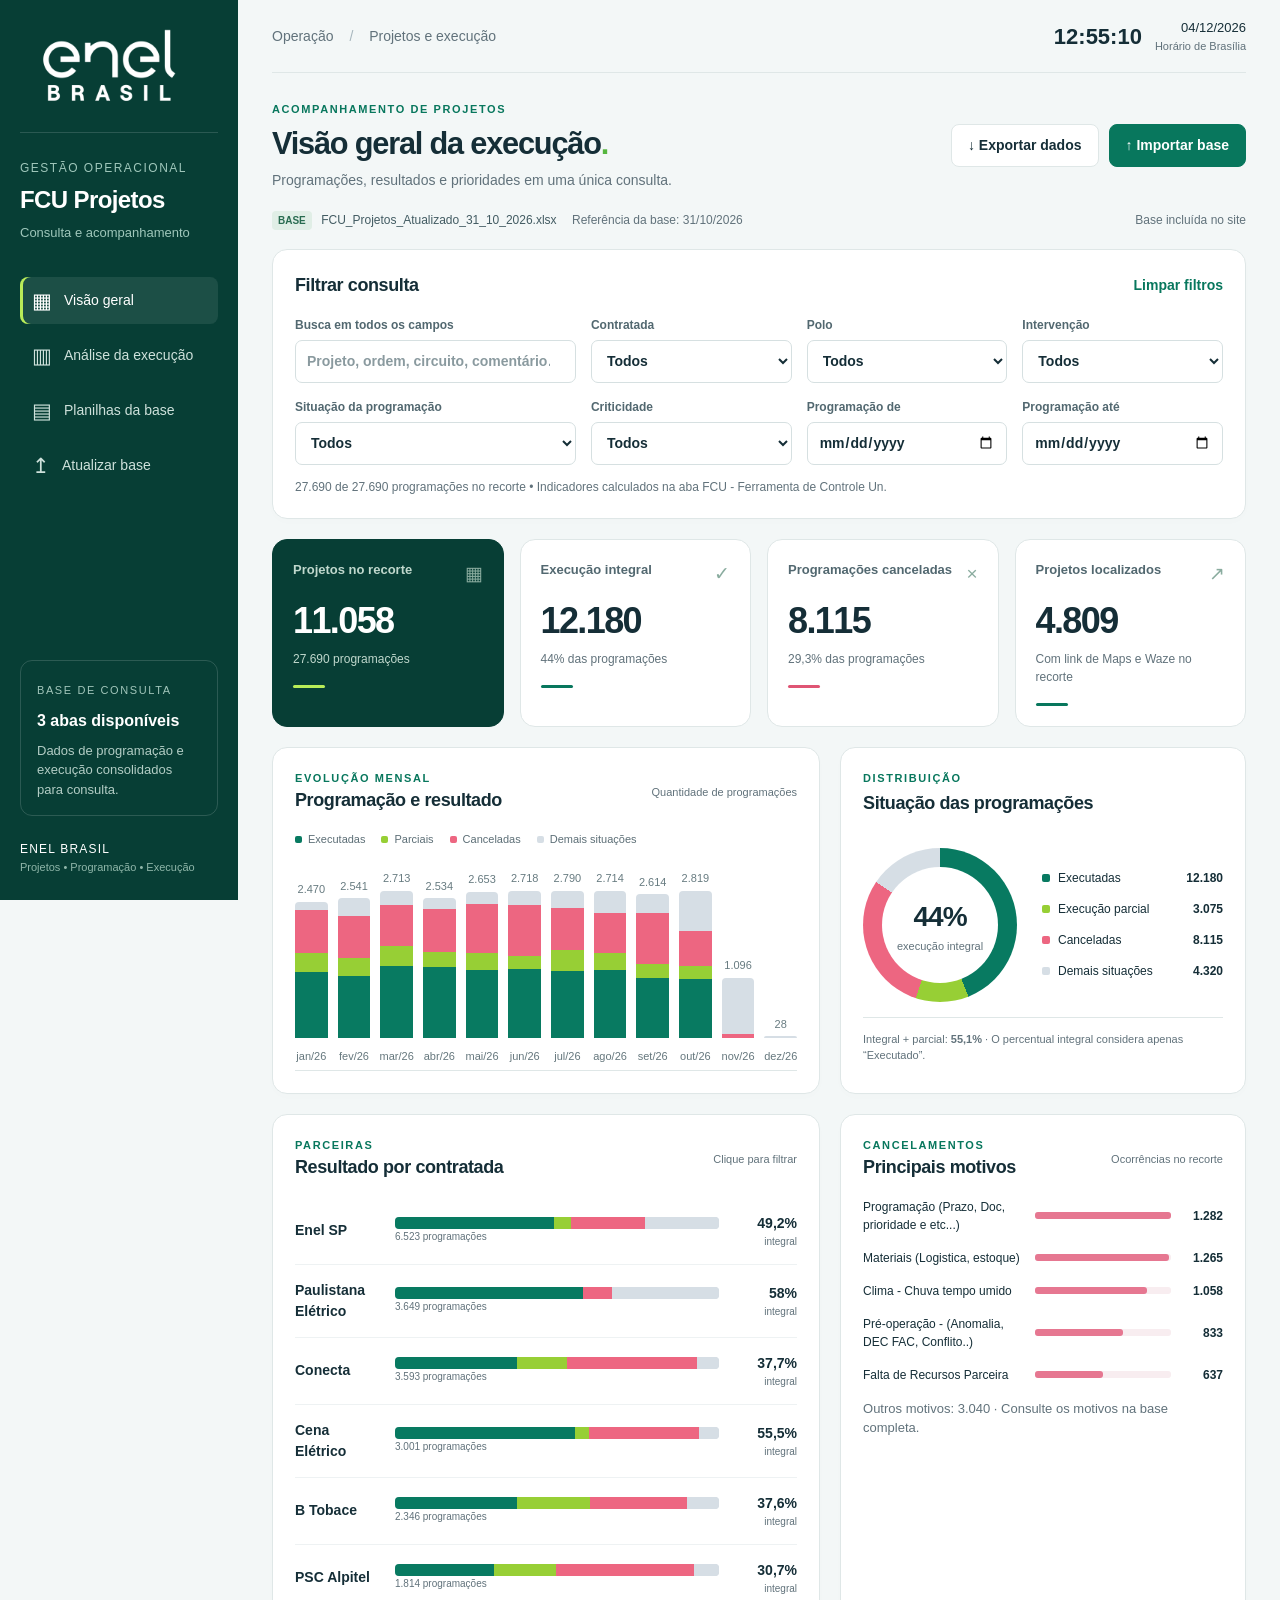
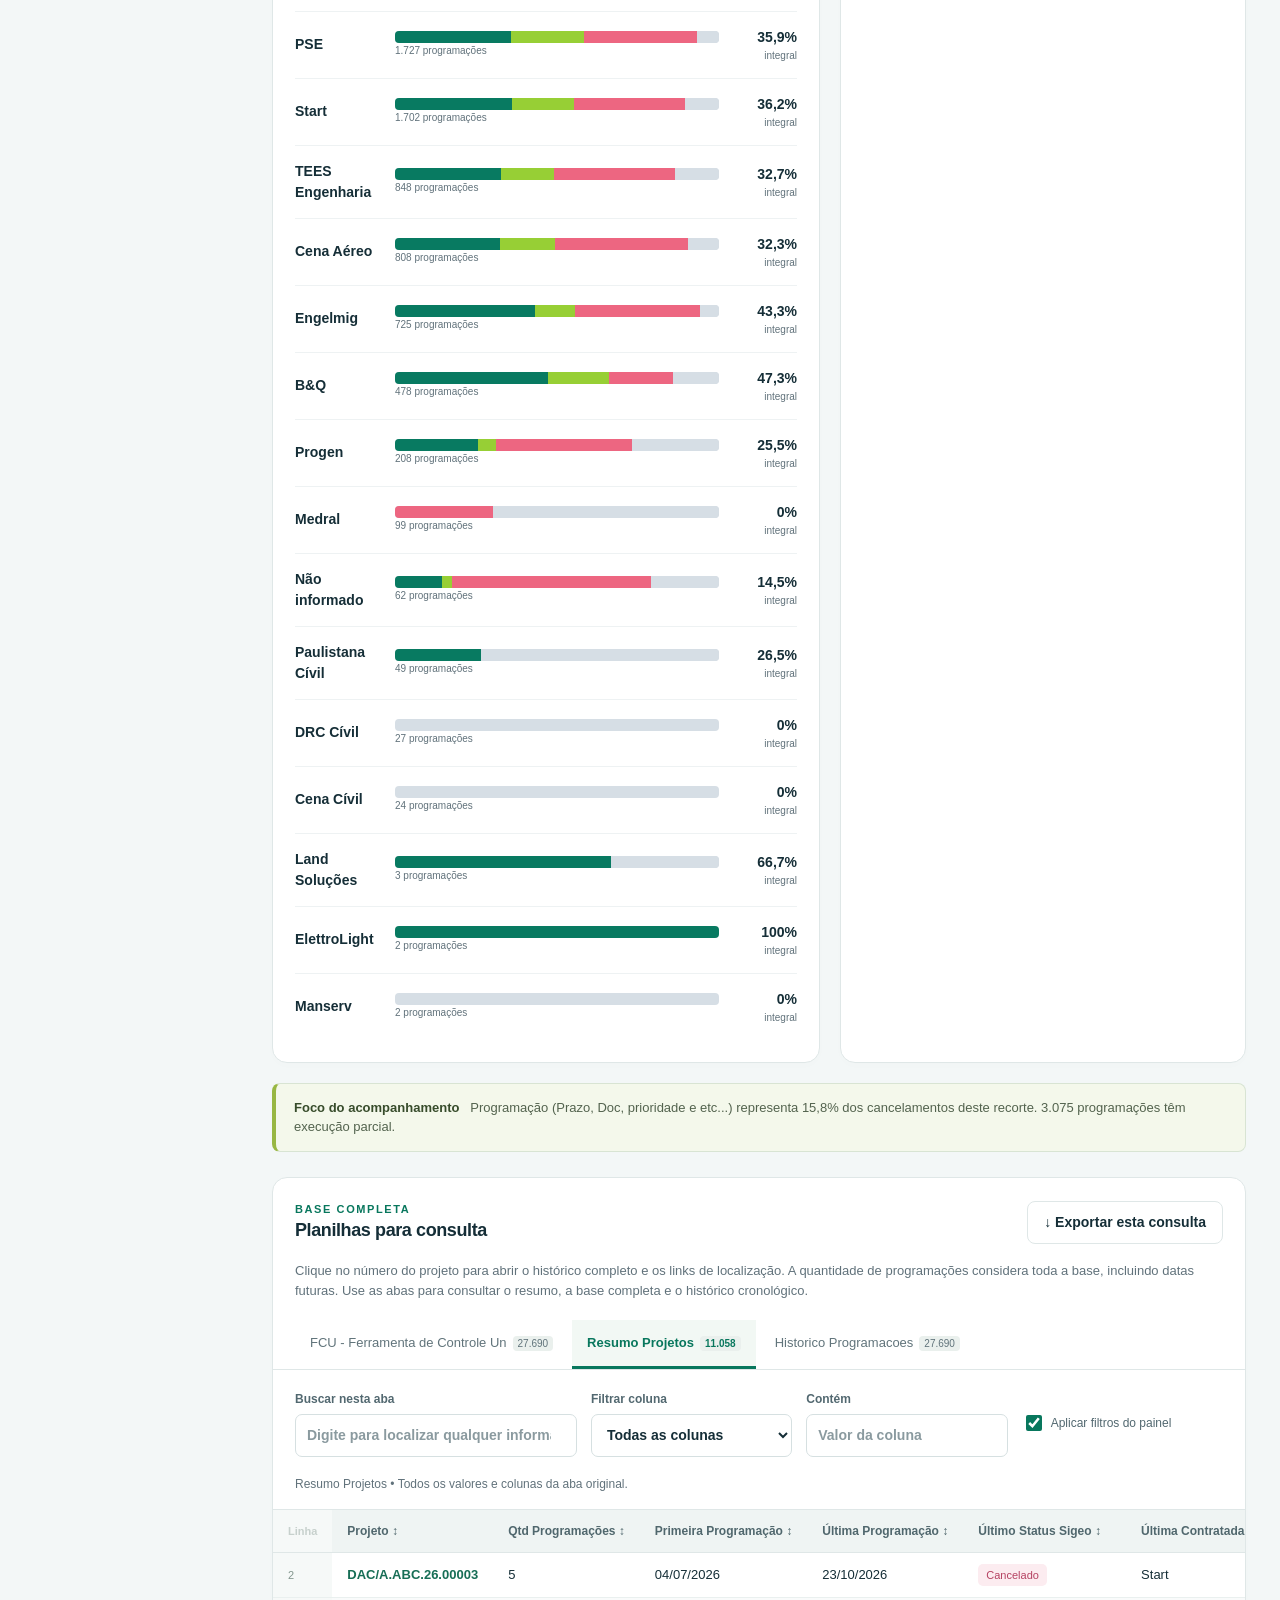
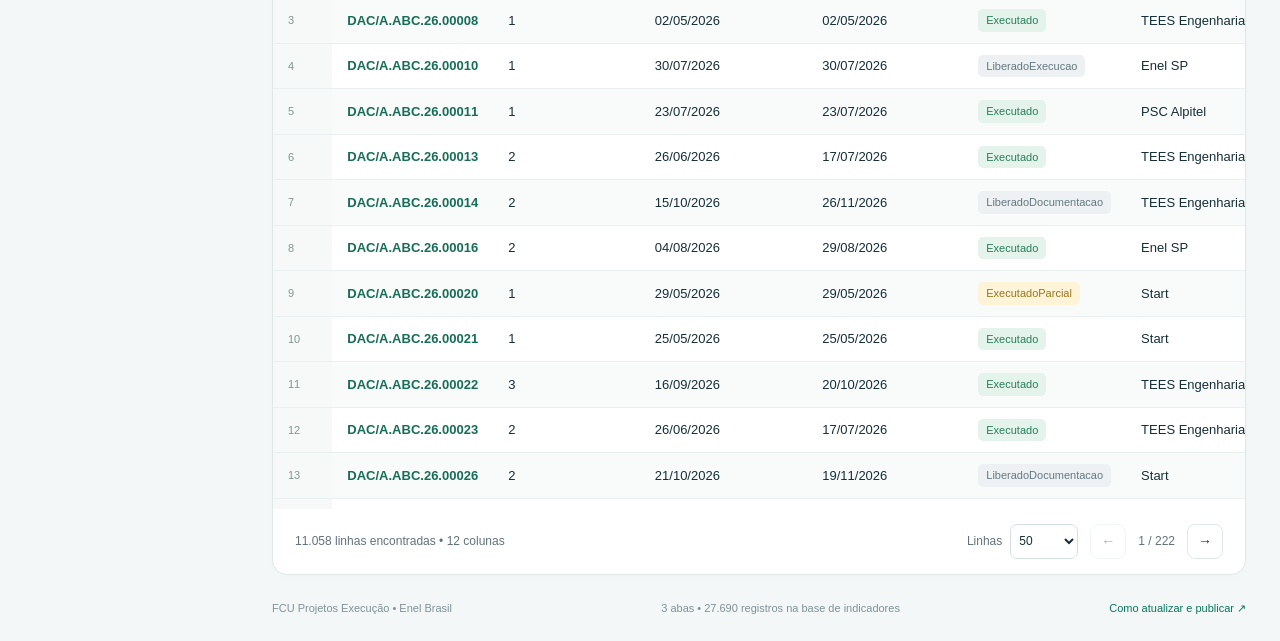
<file: index.html>
<!doctype html>
<html lang="pt-BR"><head><meta charset="utf-8"><meta name="viewport" content="width=device-width,initial-scale=1"><meta name="theme-color" content="#073e35"><meta name="description" content="FCU Projetos Execução — consulta de programações, projetos e desempenho operacional."><title>FCU • Projetos e Execução</title><link rel="stylesheet" href="styles.css?v=20261031"></head>
<body>
<aside class="sidebar"><a class="brand" href="#inicio" aria-label="FCU início"><img src="enel-brasil.png" alt="Enel Brasil"></a><div class="workspace">GESTÃO OPERACIONAL<strong>FCU Projetos</strong><span>Consulta e acompanhamento</span></div><nav><a href="#inicio" class="active"><span>▦</span> Visão geral</a><a href="#analises"><span>▥</span> Análise da execução</a><a href="#planilhas"><span>▤</span> Planilhas da base</a><button id="navImport"><span>↥</span> Atualizar base</button></nav><div class="side-note"><span>BASE DE CONSULTA</span><strong id="sideSheets">Base integrada</strong><p>Dados de programação e execução consolidados para consulta.</p></div><div class="side-bottom">ENEL BRASIL<br><span>Projetos • Programação • Execução</span></div></aside>
<main id="inicio"><header class="topbar"><div class="breadcrumb">Operação <span>/</span> Projetos e execução</div><div class="clock"><time id="clock">--:--:--</time><span id="today"></span><small>Horário de Brasília</small></div></header>
<section class="heading"><div><div class="eyebrow">ACOMPANHAMENTO DE PROJETOS</div><h1>Visão geral da execução<span>.</span></h1><p>Programações, resultados e prioridades em uma única consulta.</p></div><div class="actions"><button class="button" id="exportOpen">↓ Exportar dados</button><button class="button primary" id="importOpen">↑ Importar base</button></div></section>
<div class="sourcebar"><div><span class="source-tag">BASE</span> <strong id="sourceName"></strong> <span id="reference"></span></div><span id="storageState">Base incluída no site</span></div>
<section class="filters panel" aria-label="Filtros do painel"><div class="sectionline"><h2>Filtrar consulta</h2><button class="text-button" id="clearFilters">Limpar filtros</button></div><div class="filter-grid"><label class="searchlabel">Busca em todos os campos<input id="globalSearch" type="search" placeholder="Projeto, ordem, circuito, comentário…"></label><label>Contratada<select id="contractor"></select></label><label>Polo<select id="region"></select></label><label>Intervenção<select id="intervention"></select></label><label>Situação da programação<select id="status"></select></label><label>Criticidade<select id="critical"></select></label><label>Programação de<input id="dateFrom" type="date"></label><label>Programação até<input id="dateTo" type="date"></label></div><div class="filter-summary" id="filterSummary"></div></section>
<section class="kpis" id="kpis" aria-label="Indicadores"></section>
<section id="analises" class="analysis-grid"><article class="panel trend-panel"><div class="sectionline"><div><div class="eyebrow">EVOLUÇÃO MENSAL</div><h2>Programação e resultado</h2></div><span class="chart-caption">Quantidade de programações</span></div><div class="legend"><span><i style="background:#087a61"></i>Executadas</span><span><i style="background:#97cf35"></i>Parciais</span><span><i style="background:#ed6681"></i>Canceladas</span><span><i style="background:#d6dee5"></i>Demais situações</span></div><div id="trend" class="trend" role="img" aria-label="Gráfico mensal"></div></article><article class="panel status-panel"><div class="eyebrow">DISTRIBUIÇÃO</div><h2>Situação das programações</h2><div id="statusChart"></div></article><article class="panel"><div class="sectionline"><div><div class="eyebrow">PARCEIRAS</div><h2>Resultado por contratada</h2></div><span class="chart-caption">Clique para filtrar</span></div><div id="contractorChart"></div></article><article class="panel"><div class="sectionline"><div><div class="eyebrow">CANCELAMENTOS</div><h2>Principais motivos</h2></div><span class="chart-caption">Ocorrências no recorte</span></div><div id="reasonsChart"></div></article></section>
<div class="insight" id="insight"></div>
<section id="planilhas" class="panel workbook"><div class="sectionline"><div><div class="eyebrow">BASE COMPLETA</div><h2>Planilhas para consulta</h2></div><button class="button" id="tableExport">↓ Exportar esta consulta</button></div><p class="muted">Clique no número do projeto para abrir o histórico completo e os links de localização. A quantidade de programações considera toda a base, incluindo datas futuras. Use as abas para consultar o resumo, a base completa e o histórico cronológico.</p><div id="sheetTabs" class="sheet-tabs" role="tablist" aria-label="Abas da base"></div><div class="table-controls"><label>Buscar nesta aba<input id="sheetSearch" type="search" placeholder="Digite para localizar qualquer informação"></label><label>Filtrar coluna<select id="columnFilter"></select></label><label>Contém<input id="columnValue" type="search" placeholder="Valor da coluna"></label><label class="checklabel"><input type="checkbox" id="applyGlobal" checked> Aplicar filtros do painel</label></div><div id="sheetDescription" class="sheet-description"></div><div id="tableWrap" class="table-wrap" tabindex="0" aria-label="Tabela com rolagem horizontal"></div><div class="pagination"><span id="tableCount"></span><div><label>Linhas <select id="pageSize"><option>25</option><option selected>50</option><option>100</option></select></label><button class="button" id="prevPage" aria-label="Página anterior">←</button><span id="pageInfo"></span><button class="button" id="nextPage" aria-label="Próxima página">→</button></div></div></section>
<footer><span>FCU Projetos Execução • Enel Brasil</span><span id="footerStats"></span><a href="LEIA-ME.html" target="_blank" rel="noopener">Como atualizar e publicar ↗</a></footer></main>
<dialog id="exportDialog"><form method="dialog"><button class="close" aria-label="Fechar">×</button></form><div class="eyebrow">EXPORTAÇÃO</div><h2>Leve os dados com você</h2><p>A consulta exporta as linhas filtradas da aba selecionada. A opção Excel completo baixa o arquivo atualizado com localização, quantidade e histórico de programações.</p><div class="export-options"><button class="button primary" id="exportFull">↓ Excel completo</button><button class="button" id="exportXlsx">↓ Consulta atual · Excel (.xlsx)</button><button class="button" id="exportCsv">↓ Consulta atual · CSV</button><button class="button" id="exportPublish">↓ Base para publicar · data.js</button></div><p class="muted">Para atualizar os dados de todos os visitantes, substitua o data.js no repositório pela base exportada.</p></dialog>
<dialog id="importDialog"><form method="dialog"><button class="close" aria-label="Fechar">×</button></form><div class="eyebrow">ATUALIZAR DADOS</div><h2>Importar uma nova base</h2><p>Carregue Excel (.xlsx) ou CSV com cabeçalho. A nova base substitui a consulta neste navegador.</p><label class="dropzone">↑<strong>Selecione seu arquivo</strong><input id="fileInput" type="file" accept=".xlsx,.csv"><span>Excel ou CSV • até 40 MB</span></label><div id="importStatus" role="status"></div><p class="muted">A importação é local. Para compartilhar a atualização, exporte “Base para publicar” e substitua o data.js no GitHub.</p><button class="text-button" id="restoreBase">Restaurar base incluída no site</button></dialog>
<dialog id="detailDialog" class="detail-dialog"><form method="dialog"><button class="close" aria-label="Fechar">×</button></form><div class="eyebrow">PROJETO • LOCALIZAÇÃO • HISTÓRICO</div><h2 id="detailTitle"></h2><div id="detailBody"></div></dialog><div id="toast" role="status"></div>
<script src="jszip.min.js"></script><script src="data.js?v=20261031"></script><script src="excel.js"></script><script src="excel-patch.js"></script><script src="app.js?v=20261031"></script></body></html>
</file>
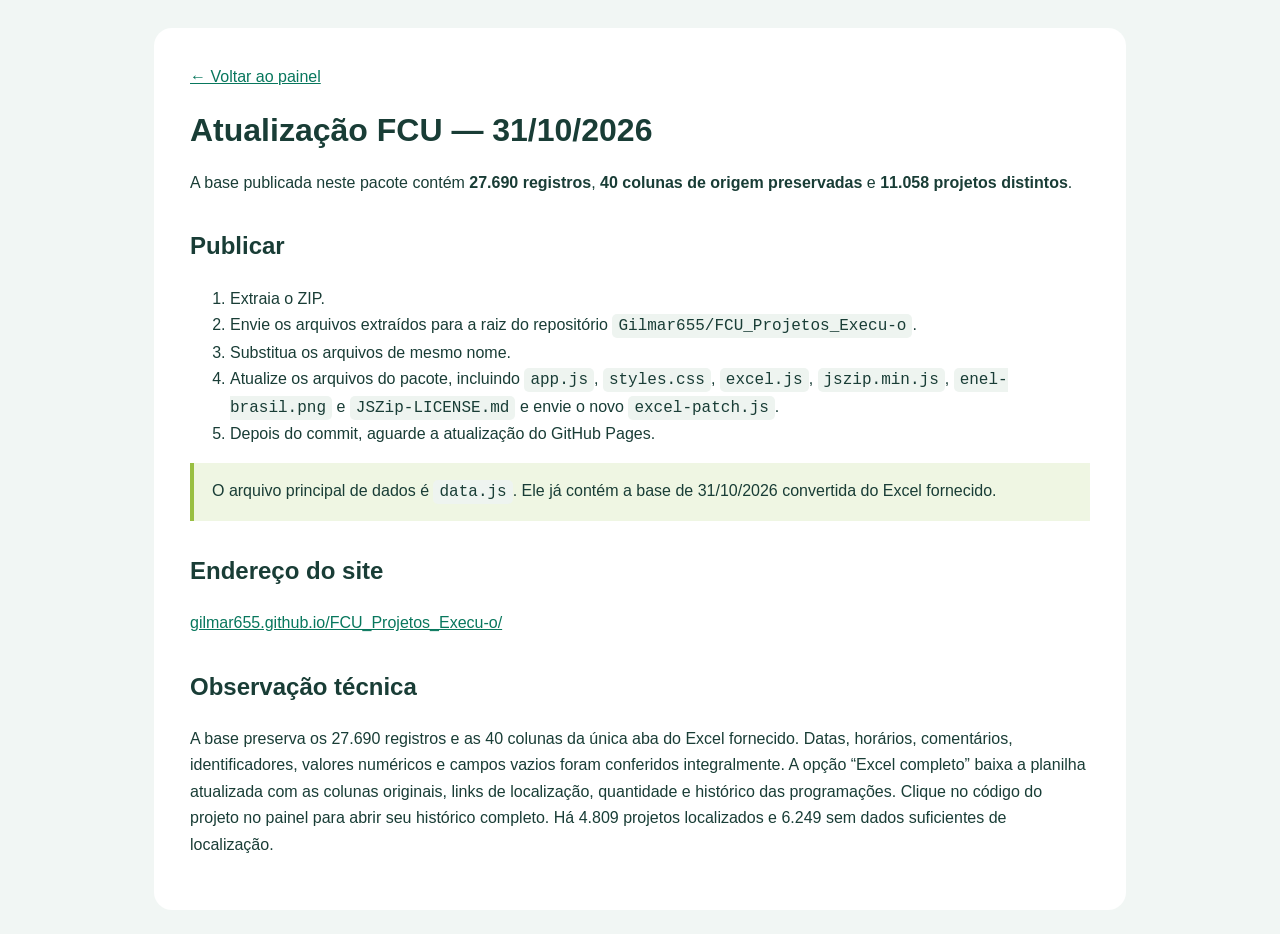
<file: LEIA-ME.html>
<!doctype html><html lang="pt-BR"><head><meta charset="utf-8"><meta name="viewport" content="width=device-width,initial-scale=1"><title>FCU • Atualização 31/10/2026</title><style>body{font:16px/1.65 "Segoe UI",Arial,sans-serif;color:#193d36;background:#f1f6f4;margin:0;padding:28px}main{max-width:900px;margin:auto;background:#fff;padding:36px;border-radius:18px}h1{line-height:1.15}h2{margin-top:30px}code{background:#eef4f0;padding:3px 6px;border-radius:5px}.note{padding:15px 18px;background:#eff6e3;border-left:4px solid #99bf42}a{color:#08775d}</style></head><body><main><a href="index.html">← Voltar ao painel</a><h1>Atualização FCU — 31/10/2026</h1><p>A base publicada neste pacote contém <strong>27.690 registros</strong>, <strong>40 colunas de origem preservadas</strong> e <strong>11.058 projetos distintos</strong>.</p><h2>Publicar</h2><ol><li>Extraia o ZIP.</li><li>Envie os arquivos extraídos para a raiz do repositório <code>Gilmar655/FCU_Projetos_Execu-o</code>.</li><li>Substitua os arquivos de mesmo nome.</li><li>Atualize os arquivos do pacote, incluindo <code>app.js</code>, <code>styles.css</code>, <code>excel.js</code>, <code>jszip.min.js</code>, <code>enel-brasil.png</code> e <code>JSZip-LICENSE.md</code> e envie o novo <code>excel-patch.js</code>.</li><li>Depois do commit, aguarde a atualização do GitHub Pages.</li></ol><p class="note">O arquivo principal de dados é <code>data.js</code>. Ele já contém a base de 31/10/2026 convertida do Excel fornecido.</p><h2>Endereço do site</h2><p><a href="https://gilmar655.github.io/FCU_Projetos_Execu-o/" target="_blank" rel="noopener">gilmar655.github.io/FCU_Projetos_Execu-o/</a></p><h2>Observação técnica</h2><p>A base preserva os 27.690 registros e as 40 colunas da única aba do Excel fornecido. Datas, horários, comentários, identificadores, valores numéricos e campos vazios foram conferidos integralmente. A opção “Excel completo” baixa a planilha atualizada com as colunas originais, links de localização, quantidade e histórico das programações. Clique no código do projeto no painel para abrir seu histórico completo. Há 4.809 projetos localizados e 6.249 sem dados suficientes de localização.</p></main></body></html>
</file>
<file: styles.css>
@charset "UTF-8";
:root{--green:#08775d;--deep:#073e35;--lime:#b8ec58;--ink:#152e37;--muted:#61727b;--line:#dfe7e7;--bg:#f3f7f7;--pink:#df5574;--radius:15px}*{box-sizing:border-box}html{scroll-behavior:smooth;scroll-padding-top:22px}body{margin:0;background:var(--bg);color:var(--ink);font:16px/1.5 Inter,"Segoe UI",Arial,sans-serif}button,input,select{font:inherit}button,a,input,select{touch-action:manipulation}button{cursor:pointer}button:disabled{opacity:.4;cursor:default}button:focus-visible,a:focus-visible,input:focus-visible,select:focus-visible{outline:3px solid #60b5e8;outline-offset:3px}a{color:inherit}.sidebar{position:fixed;inset:0 auto 0 0;width:238px;background:var(--deep);color:white;display:flex;flex-direction:column;padding:24px 20px;z-index:10}.brand{height:88px;overflow:hidden;position:relative;width:170px;display:block}.brand img{position:absolute;width:240px;height:192px;object-fit:contain;top:-53px;left:-30px}.workspace{border-top:1px solid #ffffff24;padding-top:26px;margin-top:20px;font-size:12px;letter-spacing:1.5px;color:#9fc7bb}.workspace strong{display:block;font-size:24px;color:white;letter-spacing:-.6px;margin:5px 0}.workspace span{font-size:13px;letter-spacing:0}.sidebar nav{display:grid;gap:8px;margin-top:34px}.sidebar nav a,.sidebar nav button{padding:13px 12px;text-decoration:none;font-size:14px;border:0;background:transparent;color:#cee1db;text-align:left;border-radius:8px;display:flex;gap:12px;align-items:center}.sidebar nav span{font-size:21px;line-height:1}.sidebar nav .active,.sidebar nav a:hover,.sidebar nav button:hover{background:#ffffff16;color:#fff}.sidebar nav .active{box-shadow:inset 3px 0 var(--lime)}.side-note{margin-top:auto;border:1px solid #ffffff26;border-radius:12px;padding:16px}.side-note>span{font-size:11px;letter-spacing:1.6px;color:#a2c6bb}.side-note strong{display:block;font-size:16px;margin:8px 0}.side-note p{margin:0;font-size:13px;color:#b3cdc5}.side-bottom{font-size:12px;letter-spacing:1.2px;margin-top:24px}.side-bottom span{font-size:11px;letter-spacing:0;color:#8fb6a9}main{margin-left:238px;padding:0 34px;max-width:2050px}.topbar{display:flex;justify-content:space-between;align-items:center;padding:18px 0;border-bottom:1px solid var(--line)}.breadcrumb{font-size:14px;color:var(--muted)}.breadcrumb span{padding:0 12px;color:#a7b6bd}.clock{display:grid;grid-template-columns:auto auto;column-gap:13px;align-items:center;text-align:right;font-size:13px}.clock time{font-size:22px;grid-row:span 2;font-weight:650;font-variant-numeric:tabular-nums}.clock small{color:var(--muted);font-size:11px}.heading{display:flex;justify-content:space-between;align-items:center;gap:20px;padding:28px 0 20px}.eyebrow{font-size:11px;font-weight:750;letter-spacing:1.6px;color:var(--green)}h1{font-size:clamp(25px,2.4vw,36px);letter-spacing:-1.2px;line-height:1.22;margin:7px 0 8px}h1 span{color:#55b63e}.heading p{margin:0;color:var(--muted);font-size:14px}.actions{display:flex;gap:10px;flex-shrink:0}.button{display:inline-flex;align-items:center;justify-content:center;gap:8px;padding:10px 16px;border:1px solid var(--line);border-radius:8px;background:white;color:var(--ink);font-size:14px;font-weight:650;text-decoration:none;white-space:nowrap}.button:hover{background:#ecf4ef;border-color:#bacfc5}.button.primary{background:var(--green);border-color:var(--green);color:white}.button.primary:hover{background:var(--deep)}.sourcebar{display:flex;justify-content:space-between;gap:10px;font-size:12px;color:var(--muted);margin:0 0 20px;align-items:center;flex-wrap:wrap}.sourcebar strong{color:#425b62;font-weight:500}.source-tag{background:#e0eee6;color:#286b50;font-size:10px;font-weight:750;border-radius:4px;padding:4px 6px;margin-right:6px}#reference{margin-left:12px}.panel{background:#fff;border:1px solid var(--line);border-radius:var(--radius);padding:22px;box-shadow:0 3px 10px #0a423303}.sectionline{display:flex;justify-content:space-between;align-items:center;gap:15px;margin-bottom:17px}h2{font-size:18px;font-weight:650;letter-spacing:-.4px;margin:0}.text-button{border:0;background:none;color:var(--green);font-size:14px;font-weight:600;padding:0}.filter-grid{display:grid;grid-template-columns:1.4fr 1fr 1fr 1fr;gap:15px}.filter-grid label,.table-controls label{display:grid;gap:6px;font-size:12px;font-weight:600;color:#526870}input,select{width:100%;min-width:0;border:1px solid #d6e0e1;border-radius:7px;padding:10px 11px;background:#fff;color:var(--ink);font-size:14px;height:43px}input::placeholder{color:#8a9a9f}.filter-summary{margin-top:13px;font-size:12px;color:var(--muted)}.kpis{display:grid;grid-template-columns:repeat(4,1fr);gap:16px;margin:20px 0}.kpi{position:relative;overflow:hidden;padding:20px;background:white;border:1px solid var(--line);border-radius:var(--radius)}.kpi:first-child{background:var(--deep);color:white;border-color:var(--deep)}.kpi:first-child .kpi-label,.kpi:first-child .kpi-sub{color:#c0d8cd}.kpi:first-child .kpi-rule{background:var(--lime)}.kpi-label{font-size:13px;color:#526870;font-weight:550;display:flex;justify-content:space-between}.kpi-symbol{font-size:19px;font-weight:400;color:#8aac9f}.kpi-value{font-size:36px;font-weight:650;letter-spacing:-1.6px;line-height:1.3;margin:10px 0 5px;font-variant-numeric:tabular-nums}.kpi-sub{font-size:12px;color:var(--muted)}.kpi-rule{height:3px;width:32px;background:var(--green);margin-top:17px;border-radius:3px}.kpi.pink .kpi-rule{background:var(--pink)}.kpi.amber .kpi-rule{background:#dcac4b}.analysis-grid{display:grid;grid-template-columns:1.35fr 1fr;gap:20px}.chart-caption{font-size:11px;color:var(--muted)}.legend{display:flex;gap:16px;font-size:11px;flex-wrap:wrap;color:#5c6e76}.legend span{display:flex;align-items:center;gap:6px}.legend i{width:7px;height:7px;border-radius:2px;display:inline-block}.trend{height:224px;display:flex;align-items:stretch;gap:10px;padding-top:23px;border-bottom:1px solid var(--line)}.month{flex:1;min-width:0;display:flex;align-items:center;flex-direction:column;justify-content:flex-end;gap:4px;border:0;background:transparent;padding:0;position:relative}.month:hover{background:#f4f8f7}.month .count{font-size:11px;color:#677b80}.month .stack{width:min(100%,34px);display:flex;flex-direction:column-reverse;min-height:1px;border-radius:4px 4px 0 0;overflow:hidden}.month .stack i{display:block;min-height:0}.month .monthlabel{font-size:11px;padding:6px 0;color:#65777d}.status-panel h2{margin:3px 0 16px}.status-layout{display:flex;align-items:center;justify-content:center;gap:25px;padding:15px 0}.donut{width:154px;height:154px;border-radius:50%;display:flex;justify-content:center;align-items:center;flex-shrink:0}.donut-center{width:116px;height:116px;border-radius:50%;background:white;display:flex;flex-direction:column;align-items:center;justify-content:center}.donut-center strong{font-size:28px;font-weight:650;letter-spacing:-1px}.donut-center span{font-size:11px;color:var(--muted)}.status-key{display:grid;gap:13px;width:100%}.key-row{display:grid;grid-template-columns:8px 1fr auto;gap:8px;align-items:center;font-size:12px}.key-row i{height:8px;width:8px;border-radius:2px}.key-row strong{font-weight:650}.status-foot{font-size:11px;color:var(--muted);padding-top:13px;border-top:1px solid var(--line)}.contractor-row{display:grid;grid-template-columns:88px 1fr 66px;gap:12px;align-items:center;padding:15px 0;border-bottom:1px solid #eef2f3;cursor:pointer}.contractor-row:last-child{border:0}.contractor-row button{font-size:14px;border:0;background:none;text-align:left;color:var(--ink);padding:0;font-weight:600}.stackline{height:12px;border-radius:4px;display:flex;overflow:hidden;background:#d6dee5}.contractor-row>div:last-child{text-align:right;font-size:14px;font-weight:600}.contractor-row small{font-size:10px;color:var(--muted);display:block;font-weight:400}.reason{display:grid;grid-template-columns:minmax(160px,1fr) 1fr 40px;gap:12px;align-items:center;margin:15px 0;font-size:12px}.reason-track{background:#f8edf0;border-radius:3px;height:7px}.reason-track i{display:block;height:100%;background:#e67791;border-radius:3px}.reason strong{text-align:right;font-weight:600}.insight{border:1px solid #d8e4d3;border-left:4px solid #98b742;border-radius:8px;background:#f4f8eb;margin:20px 0 25px;padding:14px 18px;font-size:13px;color:#53634e}.insight strong{color:#374c2b}.workbook{padding:23px 0 0;overflow:hidden}.workbook>.sectionline,.workbook>.muted,.table-controls,.sheet-description{margin-left:22px;margin-right:22px}.muted{color:var(--muted);font-size:13px}.sheet-tabs{display:flex;overflow-x:auto;border-bottom:1px solid var(--line);padding:0 22px;margin-top:20px;gap:4px;scrollbar-width:thin}.sheet-tab{border:0;background:none;padding:13px 15px;white-space:nowrap;font-size:13px;color:#61747b;border-bottom:3px solid transparent}.sheet-tab[aria-selected=true]{color:var(--green);border-bottom-color:var(--green);background:#f2f8f4;font-weight:650}.sheet-tab small{margin-left:6px;font-size:10px;background:#eaf0ed;padding:2px 5px;border-radius:4px}.table-controls{display:grid;grid-template-columns:1.4fr 1fr 1fr 1fr;gap:14px;padding:20px 0 10px}.table-controls .checklabel{display:flex;align-items:center;flex-direction:row;font-size:12px;font-weight:400}.checklabel input{width:16px;height:16px;accent-color:var(--green);flex-shrink:0}.sheet-description{font-size:12px;color:var(--muted);margin-top:8px;margin-bottom:16px}.table-wrap{overflow:auto;max-height:600px;border-top:1px solid var(--line);scrollbar-width:thin}table{border-collapse:separate;border-spacing:0;font-size:13px;min-width:100%;text-align:left}th{position:sticky;top:0;background:#eff4f3;color:#50676d;z-index:2;white-space:nowrap;font-size:12px;font-weight:650;border-bottom:1px solid var(--line);text-align:left;padding:0}th button{border:0;background:none;color:inherit;font:inherit;text-align:left;padding:12px 15px;width:100%;cursor:pointer}td{padding:11px 15px;max-width:350px;min-width:85px;white-space:nowrap;overflow:hidden;text-overflow:ellipsis;border-bottom:1px solid #eaf0ef}tbody tr:nth-child(even){background:#f9fbfb}tbody tr:hover{background:#eef7f2}td:first-child,th:first-child{position:sticky;left:0;z-index:1;background:#f6f9f8;min-width:55px;max-width:70px;color:#82968e;font-size:11px}th:first-child{z-index:3}td.project{font-weight:600;color:#176e56;cursor:pointer}td.cell-empty{color:#b0bbbf}.badge{display:inline-flex;border-radius:5px;padding:3px 8px;font-size:11px;background:#edf1f3;color:#637981}.badge.green{background:#e4f4ec;color:#287d59}.badge.pink{background:#fcecf0;color:#b54262}.badge.yellow{background:#fff4d8;color:#98751b}.pagination{padding:15px 22px;display:flex;align-items:center;justify-content:space-between;gap:16px;font-size:12px;color:var(--muted)}.pagination>div{display:flex;align-items:center;gap:12px}.pagination label{display:flex;align-items:center;gap:8px}.pagination select{width:68px;height:35px;padding:4px;font-size:12px}.pagination .button{padding:6px 10px}.empty{padding:40px;text-align:center;color:var(--muted)}footer{padding:25px 0;display:flex;justify-content:space-between;gap:12px;flex-wrap:wrap;font-size:11px;color:#7e9297}footer a{text-decoration:none;color:var(--green)}dialog{border:1px solid var(--line);padding:30px;border-radius:18px;width:min(560px,calc(100% - 30px));max-height:90vh;color:var(--ink);box-shadow:0 24px 100px #082d3844}dialog::backdrop{background:#092e3970;backdrop-filter:blur(4px)}dialog h2{font-size:24px;margin:7px 0 14px}dialog p{font-size:14px;color:var(--muted)}.close{float:right;background:#eef3f1;border:0;border-radius:50%;font-size:23px;width:32px;height:32px}.export-options{display:grid;gap:12px;margin:24px 0}.dropzone{display:flex;flex-direction:column;align-items:center;gap:13px;padding:27px;background:#f3f8f5;border:2px dashed #bad5c6;border-radius:12px;color:var(--green);margin:20px 0}.dropzone input{height:auto;font-size:13px;background:white}.dropzone span{font-size:12px;color:var(--muted)}#importStatus{font-size:14px;margin:12px 0}.detail-dialog{width:min(900px,calc(100% - 30px))}.detail-grid{display:grid;grid-template-columns:1fr 1fr;gap:0 24px}.detail-cell{padding:12px 0;border-bottom:1px solid var(--line);overflow-wrap:anywhere}.detail-cell label{display:block;color:var(--muted);font-size:12px;margin-bottom:3px}.detail-cell span{font-size:14px}#toast{position:fixed;bottom:25px;left:50%;transform:translateX(-50%);background:var(--deep);color:white;border-radius:10px;padding:13px 20px;z-index:30;display:none;font-size:14px;max-width:90vw;box-shadow:0 4px 30px #0002}.sheet-intro{white-space:normal;max-width:none;padding:18px}.original-grid td{white-space:normal;min-width:150px;max-width:460px}.original-grid td:first-child{max-width:55px;min-width:55px}
@media(min-width:1600px){main{padding:0 46px}.filter-grid{grid-template-columns:1.8fr repeat(7,1fr)}.kpi-value{font-size:40px}.analysis-grid{grid-template-columns:1.4fr 1fr}.trend{height:250px}}@media(max-width:1150px){.sidebar{width:205px;padding:20px 16px}main{margin-left:205px;padding:0 22px}.heading{align-items:flex-start;flex-direction:column}.kpi{padding:16px}.kpi-value{font-size:30px}.analysis-grid{grid-template-columns:1fr}.trend{height:230px}.status-layout{justify-content:flex-start}.status-key{max-width:360px}.table-controls{grid-template-columns:1fr 1fr}}@media(max-width:760px){.sidebar{position:relative;width:100%;padding:0 18px;flex-direction:row;align-items:center;height:76px;justify-content:space-between}.brand{width:125px;height:65px}.brand img{width:180px;height:144px;top:-40px;left:-20px}.workspace,.side-note,.side-bottom{display:none}.sidebar nav{display:flex;gap:3px;margin:0}.sidebar nav a{font-size:12px;padding:9px 8px}.sidebar nav span{display:none}.sidebar nav a:nth-child(2),.sidebar nav button{display:none}main{margin:0;padding:0 16px}.topbar{padding:14px 0}.breadcrumb{font-size:12px}.clock time{font-size:17px}.clock{font-size:11px;column-gap:6px}.clock small{font-size:10px}.heading{padding:22px 0 18px;gap:17px}h1{font-size:29px}.heading p{font-size:13px}.actions{width:100%}.actions .button{flex:1;padding:10px;font-size:13px}.sourcebar{font-size:11px}.sourcebar strong{display:inline-block;max-width:210px;overflow:hidden;vertical-align:middle;text-overflow:ellipsis;white-space:nowrap}#reference{display:block;margin:6px 0 0}.panel{padding:18px}.filter-grid{grid-template-columns:1fr 1fr;gap:12px}.searchlabel{grid-column:span 2}.filter-grid label{font-size:13px}.kpis{grid-template-columns:1fr 1fr;gap:12px;margin:15px 0}.kpi{padding:16px}.kpi-label{font-size:13px}.kpi-value{font-size:32px}.kpi-sub{font-size:12px}.kpi-symbol{display:none}.kpi-rule{margin-top:12px}.analysis-grid{gap:15px}.sectionline{align-items:flex-start}h2{font-size:17px}.chart-caption{display:none}.trend{gap:6px;height:205px}.legend{gap:9px;font-size:12px}.month .monthlabel{font-size:12px}.month .count{font-size:12px}.status-layout{gap:15px}.donut{width:135px;height:135px}.donut-center{width:103px;height:103px}.key-row{font-size:12px}.reason{grid-template-columns:1.3fr 1fr 30px;gap:8px;font-size:12px}.contractor-row{grid-template-columns:75px 1fr 55px}.workbook{padding:18px 0 0}.workbook>.sectionline{flex-direction:column}.workbook>.sectionline,.workbook>.muted,.table-controls,.sheet-description{margin-left:16px;margin-right:16px}.sheet-tabs{padding:0 16px}.table-controls{grid-template-columns:1fr 1fr}.table-controls label:first-child{grid-column:span 2}.table-controls .checklabel{grid-column:span 2}.pagination{align-items:flex-start;flex-direction:column;padding:15px}.pagination>div{width:100%;justify-content:space-between;gap:8px}.detail-grid{grid-template-columns:1fr}.insight{font-size:13px}footer{font-size:12px;flex-direction:column}}

/* Histórico completo por projeto */
.detail-dialog{width:min(1280px,96vw);max-width:1280px}.history-summary{display:flex;flex-wrap:wrap;gap:12px;align-items:center;padding:18px;background:#edf6ef;border-radius:10px}.history-summary strong{font-size:25px;color:var(--deep)}.history-summary span{font-size:13px;color:var(--muted)}.history-actions{display:flex;gap:12px;margin-top:18px}.map-link{color:#066c54;font-weight:600;white-space:nowrap}.history-actions .map-link{border:1px solid #b7d8ca;padding:9px 16px;border-radius:8px}.history-table{max-height:52vh;margin-bottom:22px}.history-table th{position:sticky;top:0;background:#edf4f0;z-index:1}.history-table td{max-width:380px}.record-details{border-top:1px solid var(--line);padding-top:18px}.record-details summary{cursor:pointer;font-weight:600;padding:8px 0}.location-missing{color:#91550b;background:#fff3d8;padding:12px;border-radius:8px}.project-history h3{font-size:18px}.project-history .sectionline{margin-top:22px}@media(max-width:760px){.detail-dialog{padding:18px;width:96vw}.history-summary{display:block}.history-summary span{display:block}.history-actions{flex-wrap:wrap}.project-history .sectionline{flex-wrap:wrap;gap:10px}}

.history-table th{padding:12px 14px;text-align:left;white-space:nowrap}.history-table td.history-note{white-space:normal;min-width:280px;max-width:420px;overflow:visible}
</file>
